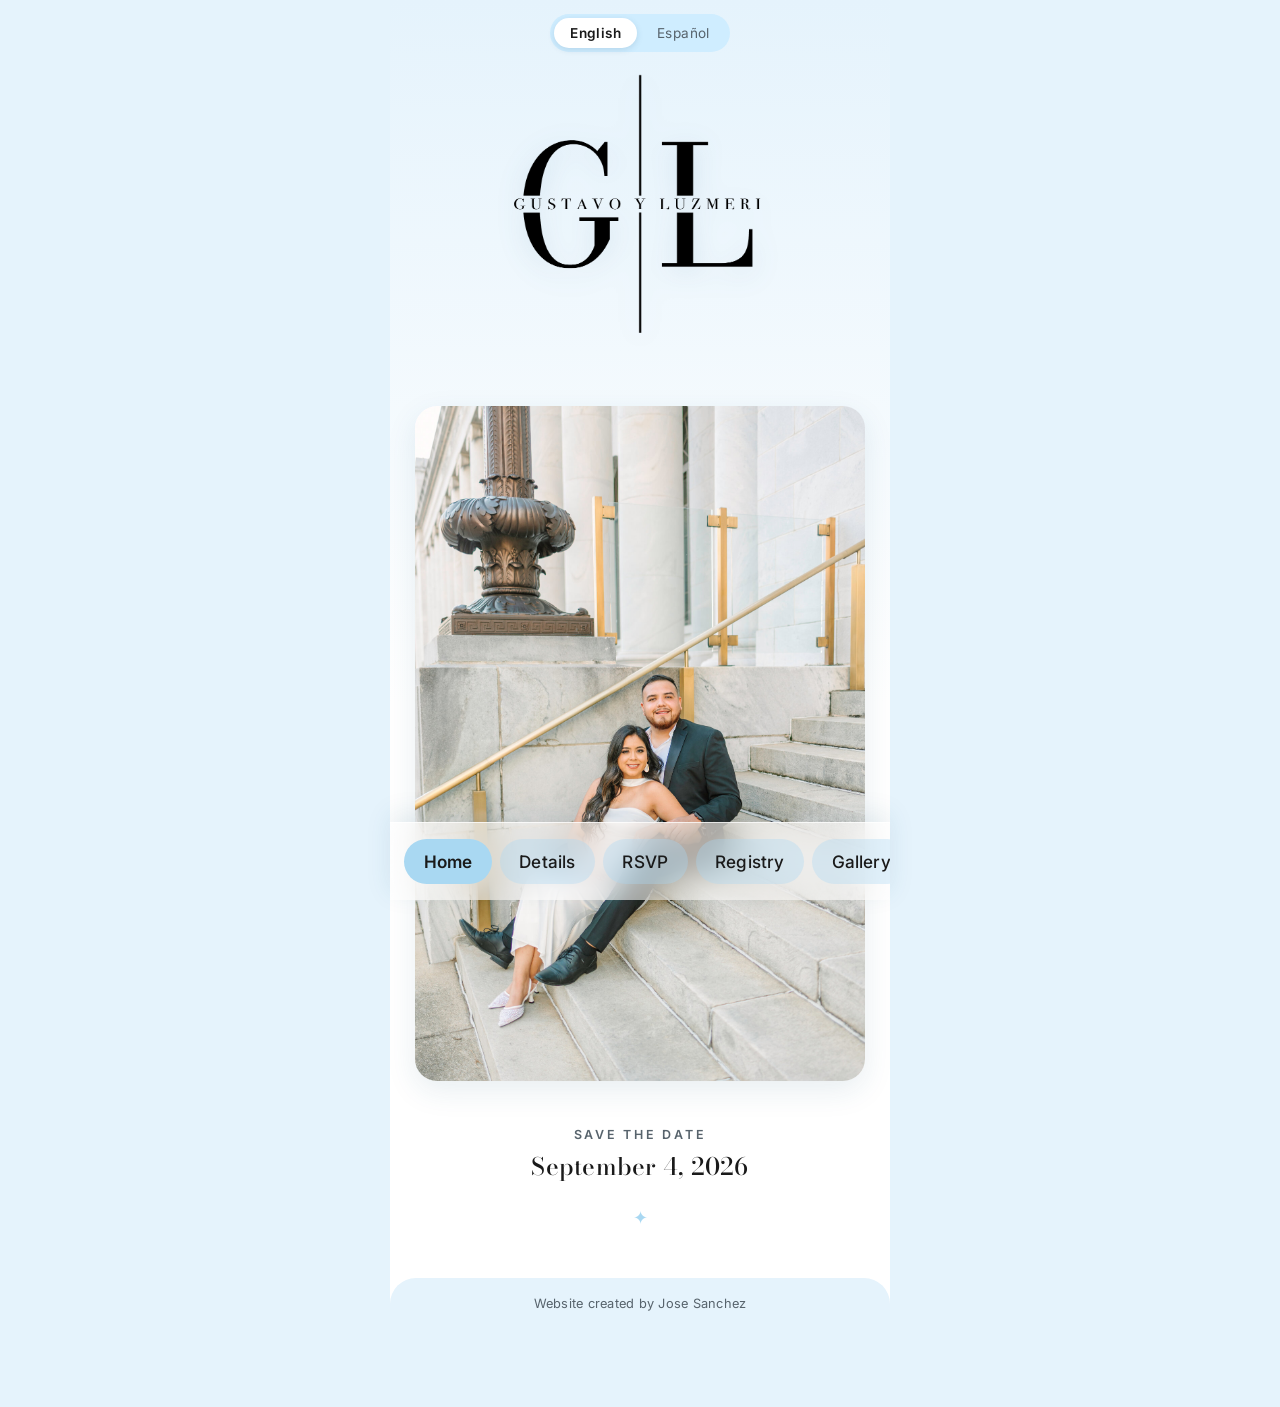
<file: index.html>
<!DOCTYPE html>
<html lang="en">
<head>
    <!--
        Gus & Luz Wedding Home Page (Mobile Only)

        Author: Jose Sanchez
        Date: 2/10/2026

        Filename: index.html
    -->

    <title>Gus & Luzmeri Wedding</title>
    <meta name="robots" content="noindex, nofollow">
    <meta charset="utf-8" >
    <meta name="viewport" content="width=device-width, initial-scale=1.0">

    <meta property="og:title" content="Gus & Luzmeri Wedding">
    <meta property="og:description" content="September 4, 2026">
    <meta property="og:image" content="https://glsayido.com/gallery/full/IMG8.jpg">
    <meta property="og:url" content="https://glsayido.com">
    <meta property="og:type" content="website">
    <meta name="twitter:card" content="summary_large_image">
    <meta name="twitter:title" content="Gus & Luzmeri Wedding">
    <meta name="twitter:description" content="September 4, 2026">
    <meta name="twitter:image" content="https://glsayido.com/gallery/full/IMG8.jpg">
    <link rel="preconnect" href="https://fonts.googleapis.com">
    <link rel="preconnect" href="https://fonts.gstatic.com" crossorigin>
    <link href="https://fonts.googleapis.com/css2?family=Bodoni+Moda:ital,opsz,wght@0,6..96,400..900;1,6..96,400..900&display=swap" rel="stylesheet">
    <link href="https://fonts.googleapis.com/css2?family=Inter:ital,opsz,wght@0,14..32,100..900;1,14..32,100..900&display=swap" rel="stylesheet">
    <link rel="stylesheet" href="gl_base.css">
    <link rel="stylesheet" href="gl_styles1.css">
    <script src="language-toggle.js" defer></script>
    <script src="fade-in.js"defer></script>
    <script src="nav-nudge.js" defer></script>

</head>

<body>
    <div class="mobile-wrapper">

        <div class="language-toggle">
            <div class="english">
                <button data-lang="en" onclick="setLanguage('en')">English</button>
            </div>
            <div class="spanish">
                <button data-lang="es" onclick="setLanguage('es')">Español</button>
            </div>
        </div>

        <section class="logo">
            <img src="gallery/logo2.png" alt="Logo">
        </section>

        <header>
            <nav class="navigation">
                <ul>
                    <li><a href="index.html" aria-current="page">
                        <span class="en">Home</span>
                        <span class="es">Inicio</span>
                    </a></li>
                    <li><a href="details.html">
                        <span class="en">Details</span>
                        <span class="es">Detalles</span>
                    </a></li>
                    <li><a href="rsvp.html">
                        <span class="en">RSVP</span>
                        <span class="es">RSVP</span>
                    </a></li>
                    <li><a href="registry.html">
                        <span class="en">Registry</span>
                        <span class="es">Registro</span>
                    </a></li>
                    <li><a href="gallery.html">
                        <span class="en">Gallery</span>
                        <span class="es">Galería</span>
                    </a></li>
                    <li><a href="hotel.html">
                        <span class="en">Hotel & Travel</span>
                        <span class="es">Hospedaje</span>
                    </a></li>
                </ul>
            </nav>
        </header>

        <div class="main-img">
            <img src="gallery/full/IMG8.jpg" alt="image" class="intro-img">
        </div>

        <div class="fade-in">
            <div class="date">
                <p class="kicker">
                    <span class="en">Save the Date</span>
                    <span class="es">Reserva la Fecha</span>
                </p>
                <h2>
                    <span class="en">September 4, 2026</span>
                    <span class="es">4 de Septiembre del 2026</span>
                </h2>
                <span class="ornament">&#10022;</span>
            </div>
        </div>

        <footer>
            <span class="en">Website created by <a href="https://gnsitofreelance.com" target="_blank" rel="noopener">Jose Sanchez</a></span>
            <span class="es">Sitio Web creado por <a href="https://gnsitofreelance.com" target="_blank" rel="noopener">Jose Sanchez</a></span>
        </footer>

    </div>

</body>


</html>
</file>
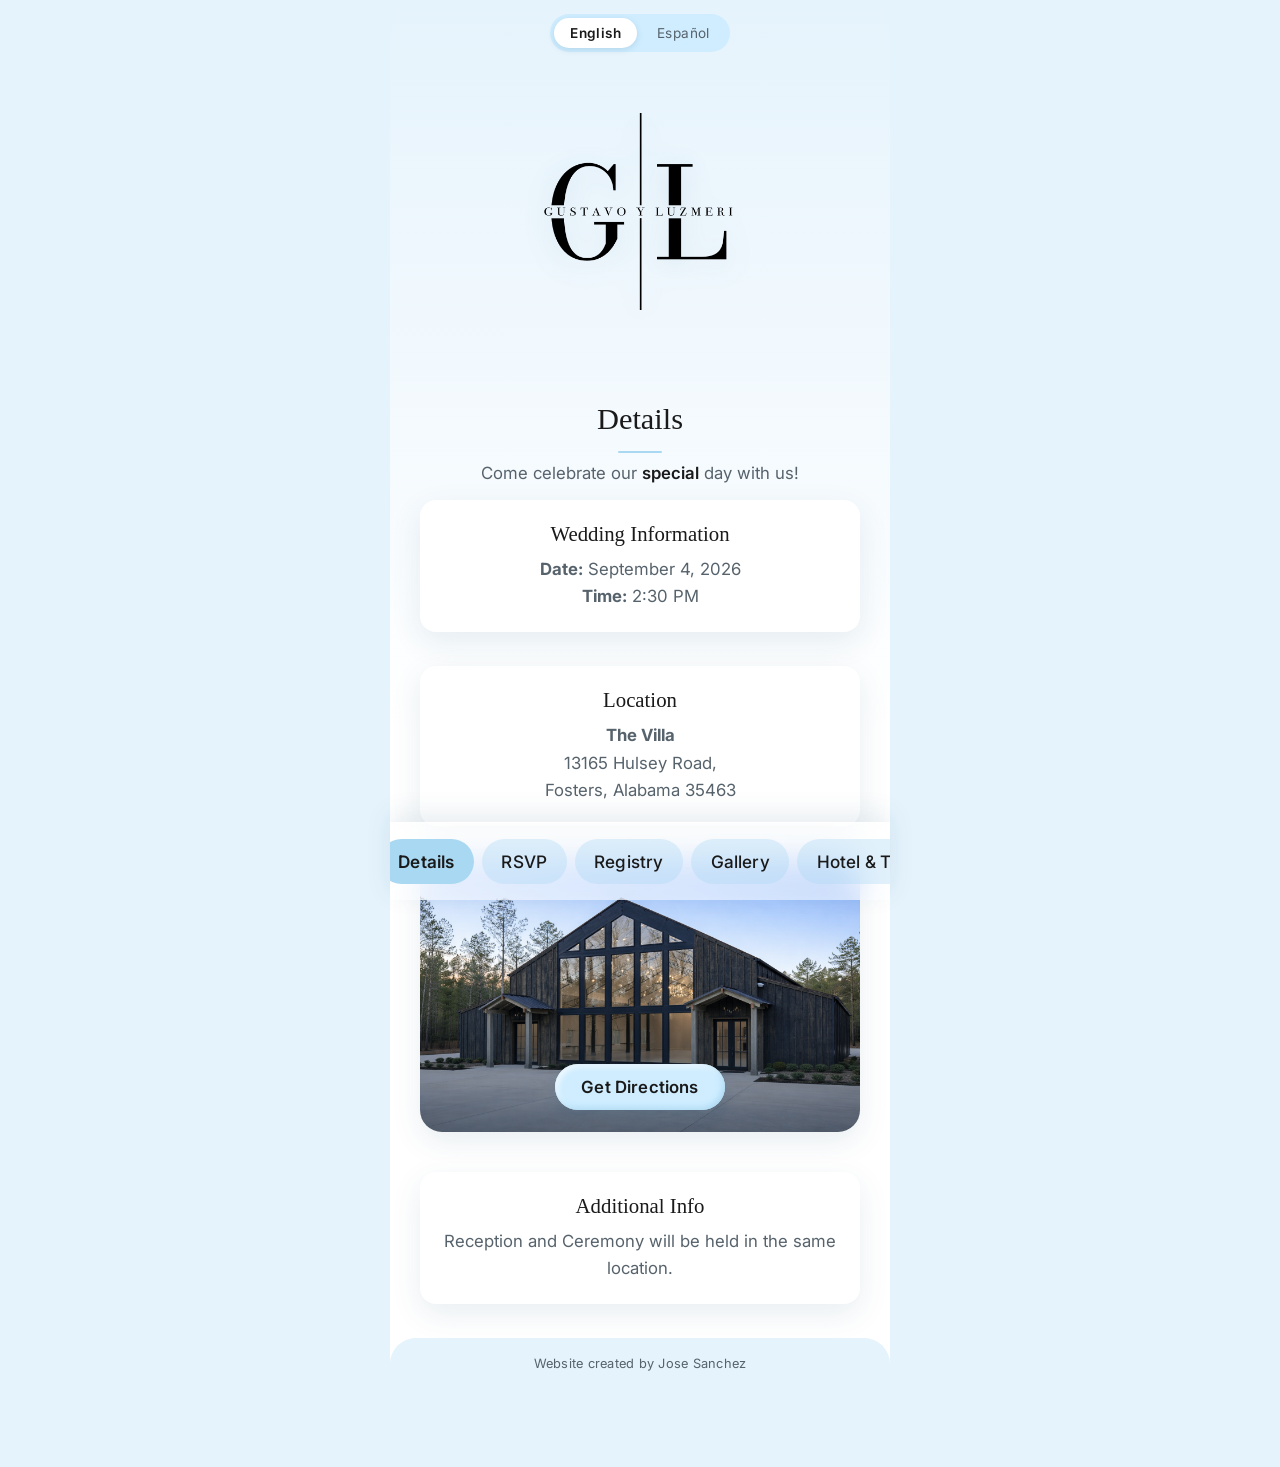
<file: details.html>
<!DOCTYPE html>
<html lang="en">
<head>
    <!--
        Gus & Luz Wedding Details Page (Mobile Only)

        Author: Jose Sanchez
        Date: 2/10/2026

        Filename: details.html
    -->

    <title>Gus & Luzmeri Wedding</title>
    <meta name="robots" content="noindex, nofollow">
    <meta charset="utf-8" >
    <meta name="viewport" content="width=device-width, initial-scale=1.0">
    <link rel="preconnect" href="https://fonts.googleapis.com">
    <link rel="preconnect" href="https://fonts.gstatic.com" crossorigin>
    <link href="https://fonts.googleapis.com/css2?family=Corinthia:wght@400;700&display=swap" rel="stylesheet">
    <link href="https://fonts.googleapis.com/css2?family=Inter:ital,opsz,wght@0,14..32,100..900;1,14..32,100..900&display=swap" rel="stylesheet">
    <link rel="stylesheet" href="gl_base.css">
    <link rel="stylesheet" href="gl_styles3.css">
    <script src="language-toggle.js" defer></script>
    <script src="fade-in.js" defer></script>
    <script src="nav-nudge.js" defer></script>

</head> 

<body>
    <div class="mobile-wrapper">

        <div class="language-toggle">
            <div class="english">
                <button data-lang="en" onclick="setLanguage('en')">English</button>
            </div>
            <div class="spanish">
                <button data-lang="es" onclick="setLanguage('es')">Español</button>
            </div>
        </div>

        <section class="logo">
            <img src="gallery/logo.png" alt="Logo">
        </section>

        <header>
            <nav class="navigation">
                <ul>
                    <li><a href="index.html">
                        <span class="en">Home</span>
                        <span class="es">Inicio</span>
                    </a></li>
                    <li><a href="details.html" aria-current="page">
                        <span class="en">Details</span>
                        <span class="es">Detalles</span>
                    </a></li>
                    <li><a href="rsvp.html">
                        <span class="en">RSVP</span>
                        <span class="es">RSVP</span>
                    </a></li>
                    <li><a href="registry.html">
                        <span class="en">Registry</span>
                        <span class="es">Registro</span>
                    </a></li>
                    <li><a href="gallery.html">
                        <span class="en">Gallery</span>
                        <span class="es">Galería</span>
                    </a></li>
                    <li><a href="hotel.html">
                        <span class="en">Hotel & Travel</span>
                        <span class="es">Hospedaje</span>
                    </a></li>
                </ul>
            </nav>
        </header>

        <section class="title">
            <h1>
                <span class="en">Details</span>
                <span class="es">Detalles</span>
            </h1>
            <p>
                <span class="en">
                    Come celebrate our <cite>special</cite> day with us!
                </span>
                <span class="es">
                    Ven a celebrar nuestro día <cite>especial</cite> con nosotros!
                </span>
            </p>
        </section>

        <div class="info">
            <h2>
                <span class="en">Wedding Information</span>
                <span class="es">Información de La Boda</span>
            </h2>
            <p>
                <span class="en">
                    <b>Date:</b> September 4, 2026 <br>
                    <b>Time:</b> 2:30 PM
                </span>
                <span class="es">
                    <b>Fecha:</b> 4 de Septiembre del 2026 <br>
                    <b>Hora:</b> 2:30 PM
                </span>
            </p>
        </div>

        <div class="location">
            <h2>
                <span class="en">Location</span>
                <span class="es">Ubicación</span>
            </h2>
            <p>
                <b>The Villa</b> <br>
                13165 Hulsey Road,<br>Fosters, Alabama 35463
            </p>
        </div>

        <div class="fade-in">
            <div class="venue">
                <a href="https://maps.app.goo.gl/WUe98W4kg2qbgiKY7" target="_blank" class="button">
                    <span class="en">Get Directions</span>
                    <span class="es">Como Llegar</span>
                </a>
            </div>
        </div>

        <div class="fade-in">
            <div class="add-info">
                <h2>
                    <span class="en">Additional Info</span>
                    <span class="es">Información Adicional</span>
                </h2>
                <p>
                    <span class="en">Reception and Ceremony will be held in the same location.</span>
                    <span class="es">La recepción y la ceremonia se celebrarán en el mismo lugar.</span>
                </p>
            </div>
        </div>

        <footer>
            <span class="en">Website created by <a href="https://gnsitofreelance.com" target="_blank" rel="noopener">Jose Sanchez</a></span>
            <span class="es">Sitio Web creado por <a href="https://gnsitofreelance.com" target="_blank" rel="noopener">Jose Sanchez</a></span>
        </footer> 

    </div>
</body>
</html>
</file>
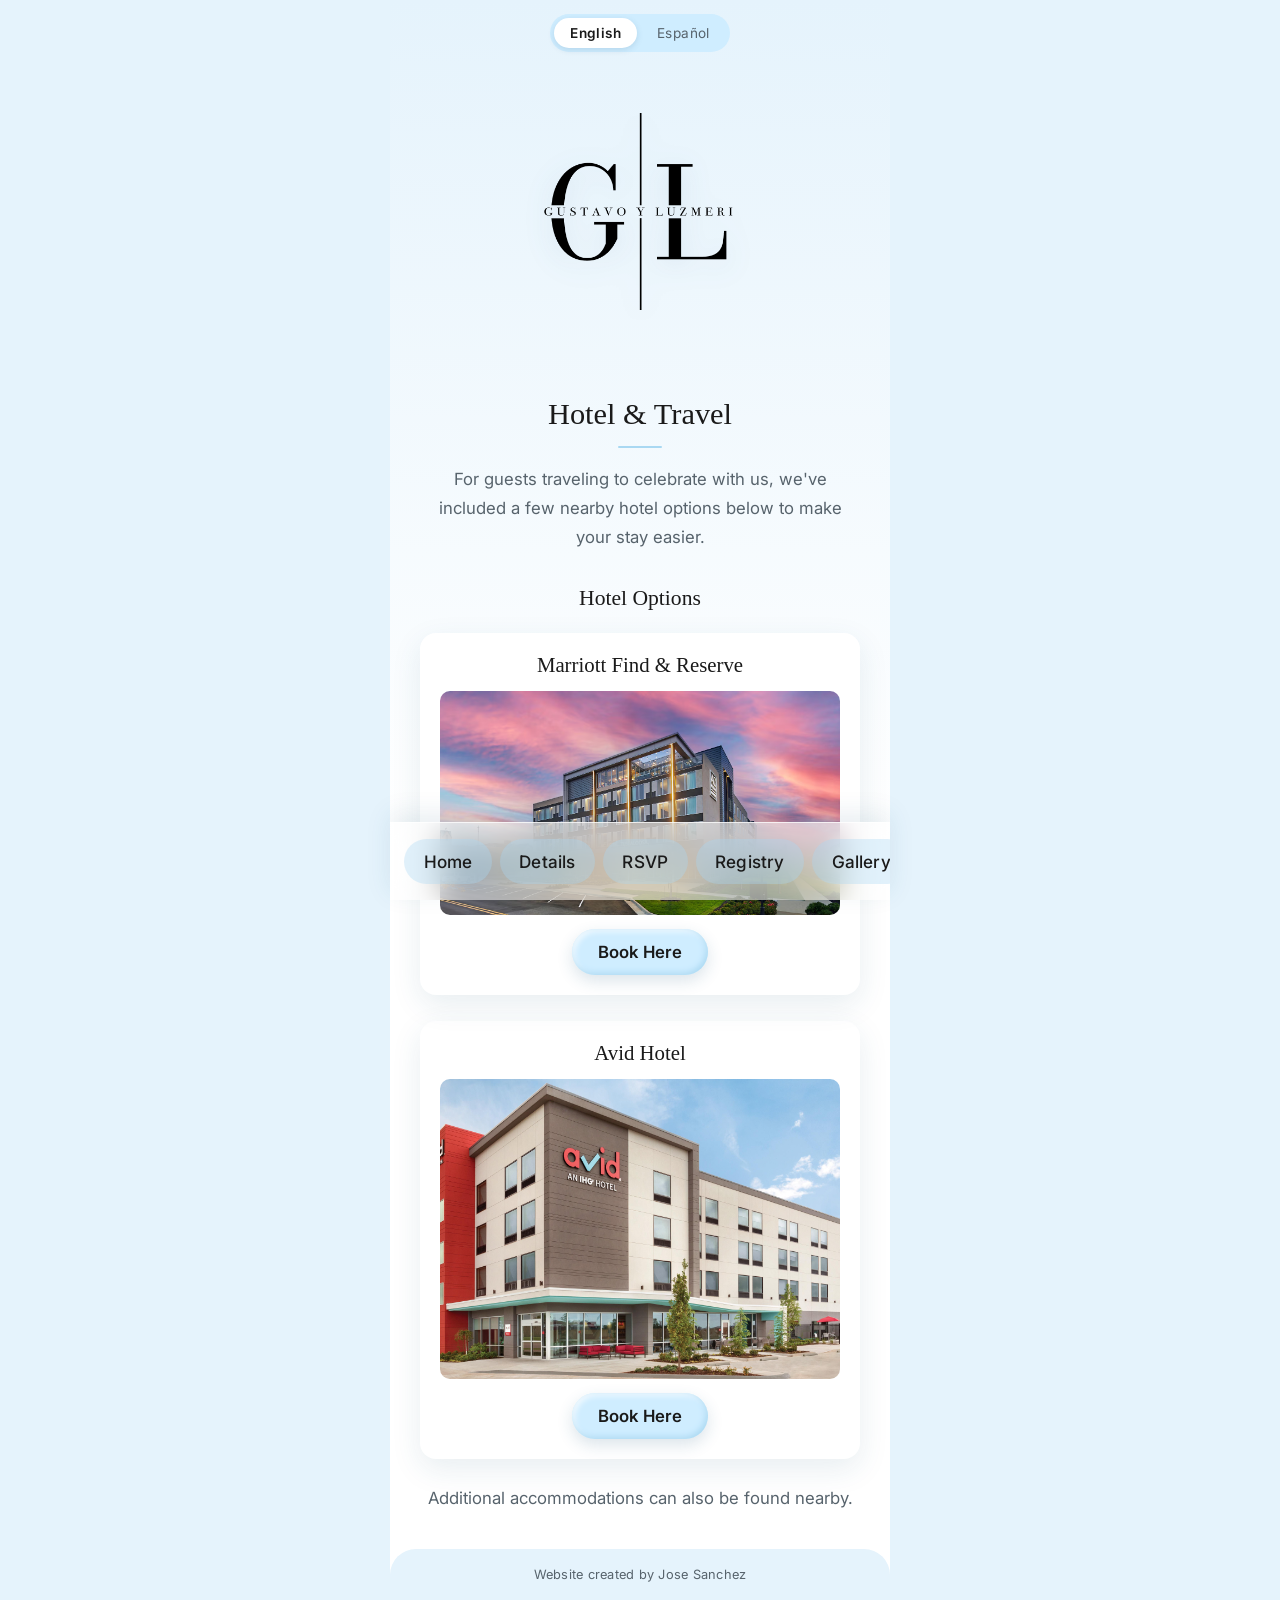
<file: hotel.html>
<!DOCTYPE html>
<html lang="en">
<head>
    <!--
        Gus & Luz Wedding Hotel & Travel Page (Mobile Only)

        Author: Jose Sanchez
        Date: 2/12/2026

        Filename: hotel.html
    -->

    <title>Gus & Luzmeri Wedding</title>
    <meta name="robots" content="noindex, nofollow">
    <meta charset="utf-8" >
    <meta name="viewport" content="width=device-width, initial-scale=1.0">
    <link rel="preconnect" href="https://fonts.googleapis.com">
    <link rel="preconnect" href="https://fonts.gstatic.com" crossorigin>
    <link href="https://fonts.googleapis.com/css2?family=Corinthia:wght@400;700&display=swap" rel="stylesheet">
    <link href="https://fonts.googleapis.com/css2?family=Inter:ital,opsz,wght@0,14..32,100..900;1,14..32,100..900&display=swap" rel="stylesheet">
    <link rel="stylesheet" href="gl_base.css">
    <link rel="stylesheet" href="gl_styles5.css">
    <script src="language-toggle.js" defer></script>
    <script src="fade-in.js" defer></script>
    <script src="nav-nudge.js" defer></script>

</head>

<body>
    <div class="mobile-wrapper">

        <div class="language-toggle">
            <div class="english">
                <button data-lang="en" onclick="setLanguage('en')">English</button>
            </div>
            <div class="spanish">
                <button data-lang="es" onclick="setLanguage('es')">Español</button>
            </div>
        </div>

        <div class="logo">
            <img src="gallery/logo.png" alt="Logo">
        </div>

        <header>
            <nav class="navigation">
                <ul>
                    <li><a href="index.html">
                        <span class="en">Home</span>
                        <span class="es">Inicio</span>
                    </a></li>
                    <li><a href="details.html">
                        <span class="en">Details</span>
                        <span class="es">Detalles</span>
                    </a></li>
                    <li><a href="rsvp.html">
                        <span class="en">RSVP</span>
                        <span class="es">RSVP</span>
                    </a></li>
                    <li><a href="registry.html">
                        <span class="en">Registry</span>
                        <span class="es">Registro</span>
                    </a></li>
                    <li><a href="gallery.html">
                        <span class="en">Gallery</span>
                        <span class="es">Galería</span>
                    </a></li>
                    <li><a href="hotel.html" aria-current="page">
                        <span class="en">Hotel & Travel</span>
                        <span class="es">Hospedaje</span>
                    </a></li>
                </ul>
            </nav>
        </header>

    <div class="title">
        <h1>
            <span class="en">Hotel & Travel</span>
            <span class="es">Hospedaje</span>
        </h1>
    </div>

    <section class="main">

        <div class="intro">
            <p>
                <span class="en">
                    For guests traveling to celebrate with us, 
                    we've included a few nearby hotel options below
                    to make your stay easier.
                </span>
                <span class="es">
                    Para los invitados que viajan para celebrar con nosotros,
                    hemos incluido algunas opciones de hoteles cercanos
                     a continuación para facilitar su estancia.
                </span>
            </p>
        </div>

            <h2 class="sub-title">
                <span class="en">Hotel Options</span>
                <span class="es">Opciones de Hotel</span>
            </h2>


                <div class="marriott">
                    <h3>
                        Marriott Find & Reserve
                    </h3>

                    <img src="gallery/hotel1.avif" alt="" class="hotel1" loading="lazy">

                    <a href="https://www.marriott.com/reservation/rateListMenu.mi" target="_blank" class="button">
                        <span class="en">Book Here</span>
                        <span class="es">Reserva Aquí</span>
                    </a>
                </div>



                <div class="avid">
                    <h3 class="fade-in">
                        Avid Hotel
                    </h3>

                    <img src="gallery/hotel2.jpg" alt="" class="hotel2 fade-in" loading="lazy">

                    <a href="https://www.ihg.com/avidhotels/hotels/us/en/tuscaloosa/tclua/hoteldetail" target="_blank" class="button fade-in">
                        <span class="en">Book Here</span>
                        <span class="es">Reserva Aquí</span>
                    </a>
                </div>




            <div class="add-info">
                <p>
                    <span class="en">Additional accommodations can also be found nearby.</span>
                    <span class="es">También se pueden encontrar alojamientos adicionales cerca.</span>
                </p>
            </div>


    </section>

    <footer>
        <span class="en">Website created by <a href="https://gnsitofreelance.com" target="_blank" rel="noopener">Jose Sanchez</a></span>
        <span class="es">Sitio Web creado por <a href="https://gnsitofreelance.com" target="_blank" rel="noopener">Jose Sanchez</a></span>
    </footer> 

    </div>

</body>
</html>
</file>
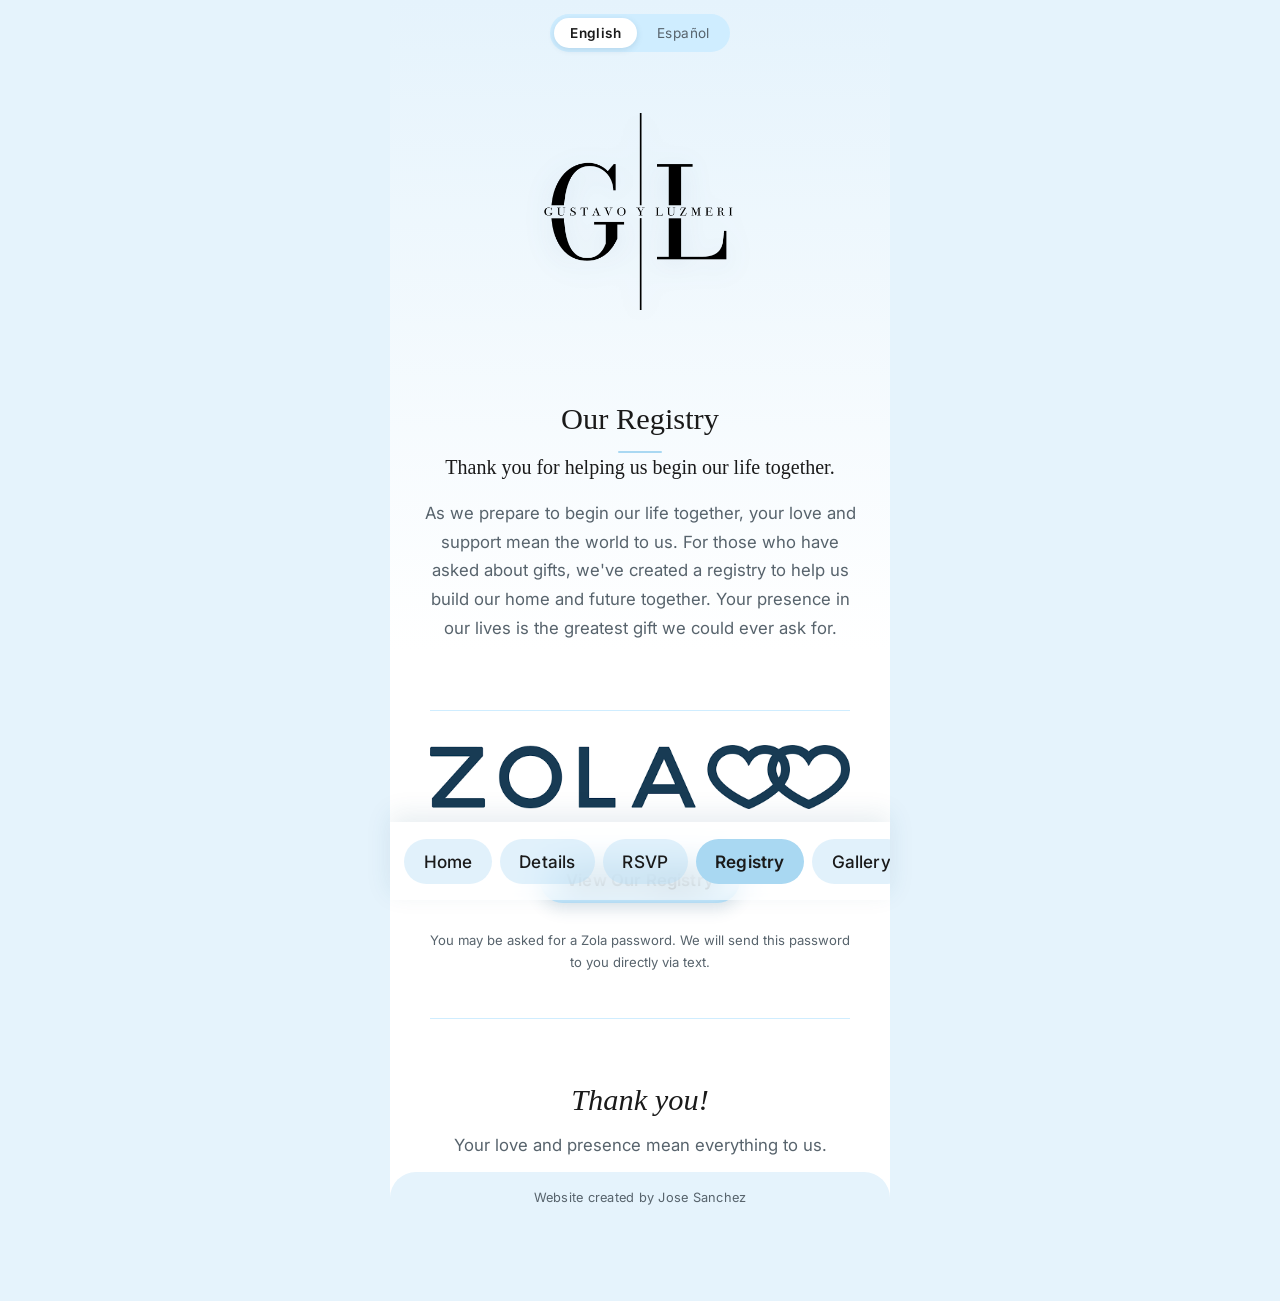
<file: registry.html>
<!DOCTYPE html>
<html lang="en">
<head>
    <!--
        Gus & Luz Wedding Registry Page (Mobile Only)

        Author: Jose Sanchez
        Date: 2/12/2026

        Filename: registry.html
    -->

    <title>Gus & Luzmeri Wedding</title>
    <meta name="robots" content="noindex, nofollow">
    <meta charset="utf-8" >
    <meta name="viewport" content="width=device-width, initial-scale=1.0">
    <link rel="preconnect" href="https://fonts.googleapis.com">
    <link rel="preconnect" href="https://fonts.gstatic.com" crossorigin>
    <link href="https://fonts.googleapis.com/css2?family=Corinthia:wght@400;700&display=swap" rel="stylesheet">
    <link href="https://fonts.googleapis.com/css2?family=Inter:ital,opsz,wght@0,14..32,100..900;1,14..32,100..900&display=swap" rel="stylesheet">
    <link rel="stylesheet" href="gl_base.css">
    <link rel="stylesheet" href="gl_styles4.css">
    <script src="language-toggle.js" defer></script>
    <script src="fade-in.js" defer></script>
    <script src="nav-nudge.js" defer></script>

</head>

<body>
    <div class="mobile-wrapper">

        <div class="language-toggle">
            <div class="english">
                <button data-lang="en" onclick="setLanguage('en')">English</button>
            </div>
            <div class="spanish">
                <button data-lang="es" onclick="setLanguage('es')">Español</button>
            </div>
        </div>

        <section class="logo">
            <img src="gallery/logo.png" alt="Logo">
        </section>

        <header>
            <nav class="navigation">
                <ul>
                    <li><a href="index.html">
                        <span class="en">Home</span>
                        <span class="es">Inicio</span>
                    </a></li>
                    <li><a href="details.html">
                        <span class="en">Details</span>
                        <span class="es">Detalles</span>
                    </a></li>
                    <li><a href="rsvp.html">
                        <span class="en">RSVP</span>
                        <span class="es">RSVP</span>
                    </a></li>
                    <li><a href="registry.html" aria-current="page">
                        <span class="en">Registry</span>
                        <span class="es">Registro</span>
                    </a></li>
                    <li><a href="gallery.html">
                        <span class="en">Gallery</span>
                        <span class="es">Galería</span>
                    </a></li>
                    <li><a href="hotel.html">
                        <span class="en">Hotel & Travel</span>
                        <span class="es">Hospedaje</span>
                    </a></li>
                </ul>
            </nav>
        </header>

        <section class="title">
            <h1>
                <span class="en">Our Registry</span>
                <span class="es">Nuestro Registro</span>
            </h1>
            
        </section>

        <section class="intro">
            <h2>
                <span class="en">Thank you for helping us begin our life together.</span>
                <span class="es">Gracias por ayudarnos a empezar nuestra vida juntos.</span>
            </h2>
            <p>
                <span class="en">
                    As we prepare to begin our life together, your love and support mean
                    the world to us. For those who have asked about gifts, we've created
                    a registry to help us build our home and future together. Your
                    presence in our lives is the greatest gift we could ever ask for.
                </span>
                <span class="es">
                    Mientras nos preparamos para comenzar nuestra vida juntos, su amor y apoyo significan
                    el mundo para nosotros. Para aquellos que han preguntado sobre regalos, hemos 
                    creado un registro para ayudarnos a construir juntos nuestro hogar y futuro.
                    Su presencia en nuestras vidas es el regalo más grande que podríamos pedir.
                </span>
            </p>
        </section>

        <div class="fade-in">
            <div class="zola-logo">
                <img src="gallery/zola.png" alt="logo" class="zola-img">
            </div>
        </div>

        <div class="fade-in">
            <div class="button">
                <a href="https://www.zola.com/wedding/gustavoandluzmeri" target="_blank" class="btn">
                    <span class="en">View Our Registry</span>
                    <span class="es">Consulta El Registro</span>
                </a>
                <p>
                    <span class="en">
                        You may be asked for a Zola password. 
                        We will send this password to you directly via text.
                    </span>
                    <span class="es">
                        Puede que te pidan una contraseña de Zola. 
                        Te enviaremos esta contraseña directamente por mensaje de texto.
                    </span>
                </p>
            </div>
        </div>

        <div class="fade-in">
            <div class="thanks">
                <h3><cite>
                    <span class="en">Thank you!</span>
                    <span class="es">¡Muchas Gracias!</span>
                </cite></h3>
                <p>
                    <span class="en">Your love and presence mean everything to us.</span>
                    <span class="es">Tu amor y presencia lo son todo para nosotros.</span>
                </p>
            </div>
        </div>

        <footer>
            <span class="en">Website created by <a href="https://gnsitofreelance.com" target="_blank" rel="noopener">Jose Sanchez</a></span>
            <span class="es">Sitio Web creado por <a href="https://gnsitofreelance.com" target="_blank" rel="noopener">Jose Sanchez</a></span>
        </footer> 

    </div>

</body>
</html>
</file>
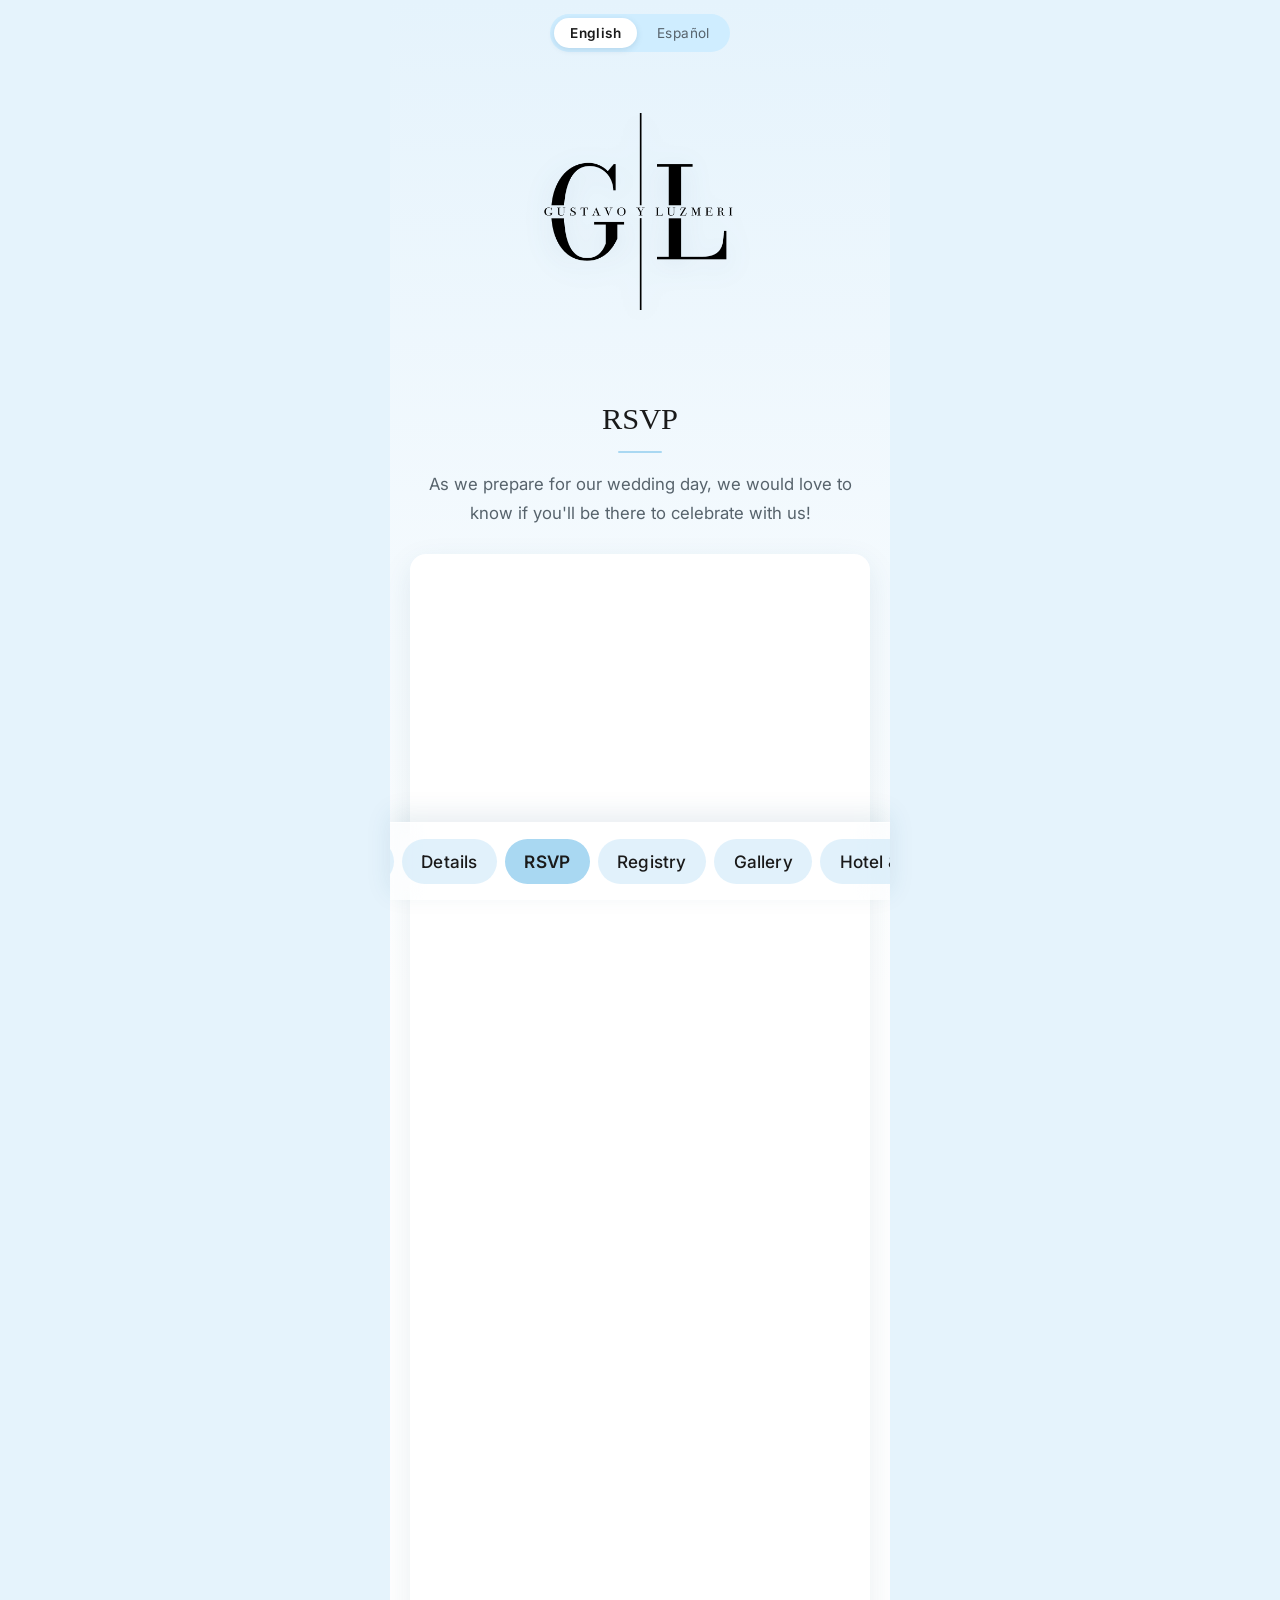
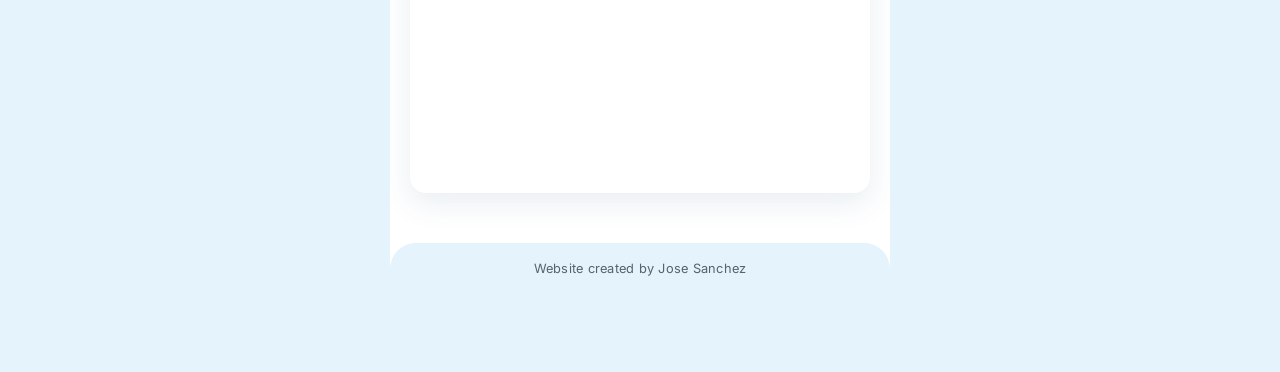
<file: rsvp.html>
<!DOCTYPE html>
<html lang="en">
<head>
    <!--
        Gus & Luz Wedding RSVP Page (Mobile Only)

        Author: Jose Sanchez
        Date: 2/10/2026

        Filename: rsvp.html
    -->

    <title>Gus & Luzmeri Wedding</title>
    <meta name="robots" content="noindex, nofollow">
    <meta charset="utf-8" >
    <meta name="viewport" content="width=device-width, initial-scale=1.0">
    <link rel="preconnect" href="https://fonts.googleapis.com">
    <link rel="preconnect" href="https://fonts.gstatic.com" crossorigin>
    <link href="https://fonts.googleapis.com/css2?family=Corinthia:wght@400;700&display=swap" rel="stylesheet">
    <link href="https://fonts.googleapis.com/css2?family=Inter:ital,opsz,wght@0,14..32,100..900;1,14..32,100..900&display=swap" rel="stylesheet">
    <link rel="stylesheet" href="gl_base.css">
    <link rel="stylesheet" href="gl_styles2.css">
    <script src="language-toggle.js" defer></script>
    <script src="fade-in.js" defer></script>
    <script src="nav-nudge.js" defer></script>
</head>

<body>
    <div class="mobile-wrapper">

        <div class="language-toggle">
            <div class="english">
                <button data-lang="en" onclick="setLanguage('en')">English</button>
            </div>
            <div class="spanish">
                <button data-lang="es" onclick="setLanguage('es')">Español</button>
            </div>
        </div>

        <section class="logo">
            <img src="gallery/logo.png" alt="Logo">
        </section>

        <header>
            <nav class="navigation">
                <ul>
                    <li><a href="index.html">
                        <span class="en">Home</span>
                        <span class="es">Inicio</span>
                    </a></li>
                    <li><a href="details.html">
                        <span class="en">Details</span>
                        <span class="es">Detalles</span>
                    </a></li>
                    <li><a href="rsvp.html" aria-current="page">
                        <span class="en">RSVP</span>
                        <span class="es">RSVP</span>
                    </a></li>
                    <li><a href="registry.html">
                        <span class="en">Registry</span>
                        <span class="es">Registro</span>
                    </a></li>
                    <li><a href="gallery.html">
                        <span class="en">Gallery</span>
                        <span class="es">Galería</span>
                    </a></li>
                    <li><a href="hotel.html">
                        <span class="en">Hotel & Travel</span>
                        <span class="es">Hospedaje</span>
                    </a></li>
                </ul>
            </nav>
        </header>

        <section class="title">
            <h1>RSVP</h1>
        </section>

        <section class="intro">
            <p>
                <span class="en">
                    As we prepare for our wedding day, we would love to know if
                    you'll be there to celebrate with us!
                </span>
                <span class="es">
                    Mientras nos preparamos para el día de nuestra boda, nos 
                    encantaría saber si estarás allí para celebrar con nosotros!
                </span>
            </p>
        </section>

        <section class="rsvp-container">
            <iframe src="https://docs.google.com/forms/d/e/1FAIpQLSe7I4Icu1wL8XASLb1spqpTupOOzV5bXqW4-wK2kMwzoN7tyQ/viewform?embedded=true" 
            frameborder="0" 
            marginheight="0" 
            marginwidth="0">
            </iframe>
        </section>

        <footer>
            <span class="en">Website created by <a href="https://gnsitofreelance.com" target="_blank" rel="noopener">Jose Sanchez</a></span>
            <span class="es">Sitio Web creado por <a href="https://gnsitofreelance.com" target="_blank" rel="noopener">Jose Sanchez</a></span>
        </footer>

    </div>
</body>
</html>
</file>
<file: gl_base.css>
@charset "utf-8";

/*
    Gus & Luz Wedding — Shared Base Stylesheet
    Author: Jose Sanchez

    Filename: gl_base.css

    Shared design tokens + components (logo, nav, language toggle,
    footer, buttons, section titles) used by every page. Page-specific
    stylesheets (gl_styles1-6.css) hold only the rules unique to that page.
*/

:root {
    /* Colors (unchanged from the original palette) */
    --color-page-bg: #e5f3fc;
    --color-surface: #ffffff;
    --color-surface-tint: #f4faff;
    --color-accent: #e5f3fc;
    --color-accent-active: #cfedff;
    --color-accent-deep: #a9d8f2;
    --color-ink: #1a1a1a;
    --color-ink-soft: #57636c;
    --shadow-soft: 0 10px 30px rgba(31, 84, 122, 0.10);
    --shadow-btn: 0 6px 16px rgba(31, 84, 122, 0.16);
    --shadow-inset: inset -2px -2px 6px var(--color-accent-deep),
        inset 2px 2px 6px #ffffff;
    --card-border: none;

    /* Type */
    --font-serif: "Bodoni Moda", serif;
    --font-sans: "Inter", sans-serif;
    --font-script: "Corinthia", cursive;

    /* Shape */
    --radius-sm: 10px;
    --radius-md: 16px;
    --radius-lg: 22px;
}

* {
    box-sizing: border-box;
}

html {
    background-color: var(--color-page-bg);
    -webkit-text-size-adjust: 100%;
    text-size-adjust: 100%;
}

body {
    margin: 0;
    padding: 0;
    width: 100%;
    font-family: var(--font-sans);
    color: var(--color-ink);
}

.mobile-wrapper {
    display: flex;
    flex-direction: column;
    max-width: 500px;
    min-width: 320px;
    width: 100%;
    margin: 0 auto;
    background: linear-gradient(to bottom, var(--color-page-bg) 0%, var(--color-surface) 50%);
    min-height: 100vh;
    overflow-x: hidden;
    font-family: var(--font-sans);
}

h1, h2, h3 {
    font-family: var(--font-serif);
    font-weight: 500;
    color: var(--color-ink);
}

p {
    color: var(--color-ink-soft);
}

/* Fade-in Animation on Scroll */
.fade-in {
    opacity: 0;
    transform: translateY(40px);
    transition: opacity 1s ease, transform 1s ease;
}

.fade-in.show {
    opacity: 1;
    transform: translateY(0);
}

/* Slide-in Animation */
.english,
.spanish,
.logo,
.navigation {
    opacity: 0;
    animation: slideIn 1.1s ease forwards;
}

.english { transform: translateX(-40px); }
.spanish { transform: translateX(40px); }
.logo { transform: translateY(-30px); }
.navigation { transform: translateY(40px); }

@keyframes slideIn {
    to {
        opacity: 1;
        transform: translate(0, 0);
    }
}

/* Language Toggle — segmented pill switch */
.es {
    display: none;
}

.language-toggle {
    display: flex;
    flex-direction: row;
    align-items: center;
    justify-content: center;
    gap: 4px;
    margin: 14px auto 0;
    padding: 4px;
    width: fit-content;
    background-color: var(--color-accent-active);
    border-radius: 999px;
}

.language-toggle button {
    background: none;
    border: none;
    cursor: pointer;
    font-family: var(--font-sans);
    font-size: 0.85rem;
    letter-spacing: 0.03em;
    color: var(--color-ink-soft);
    padding: 7px 16px;
    border-radius: 999px;
    transition: background-color 0.25s ease, color 0.25s ease, box-shadow 0.25s ease;
}

.language-toggle .active {
    background-color: var(--color-surface);
    color: var(--color-ink);
    font-weight: 600;
    box-shadow: 0 2px 6px rgba(31, 84, 122, 0.15);
}

/* Logo */
.logo {
    max-width: 100%;
    margin: 0 0 28px;
    padding: 0;
}

.logo img {
    display: block;
    max-width: 55%;
    margin: 22px auto 0;
    filter: drop-shadow(0 6px 14px rgba(31, 84, 122, 0.12));
}

/* Navigation — fixed, translucent bottom bar. Swipe the row to see more. */
header {
    position: fixed;
    left: 50%;
    bottom: 0;
    transform: translateX(-50%);
    width: 100%;
    max-width: 500px;
    z-index: 100;
    background-color: rgba(255, 255, 255, 0.55);
    backdrop-filter: blur(16px);
    -webkit-backdrop-filter: blur(16px);
    border-top: 1px solid rgba(255, 255, 255, 0.7);
    box-shadow: 0 -8px 24px rgba(31, 84, 122, 0.10);
    padding: 16px 0 calc(16px + env(safe-area-inset-bottom, 0px));
}

.navigation {
    max-width: 100%;
    margin: 0;
}

.navigation ul {
    display: flex;
    flex-wrap: nowrap;
    list-style: none;
    margin: 0;
    padding: 0 14px;
    gap: 8px;
    overflow-x: auto;
    scroll-snap-type: x proximity;
    -webkit-overflow-scrolling: touch;
    scrollbar-width: none;
}

.navigation ul::-webkit-scrollbar {
    display: none;
}

.navigation li {
    flex: 0 0 auto;
    scroll-snap-align: center;
}

.navigation a {
    text-decoration: none;
    display: block;
    padding: 12px 19.5px;
    color: var(--color-ink);
    font-family: var(--font-sans);
    font-weight: 500;
    font-size: 1.075rem;
    letter-spacing: 0.01em;
    white-space: nowrap;
    background-color: rgba(169, 216, 242, 0.35);
    border: none;
    border-radius: 999px;
    transition: background-color 0.2s ease, color 0.2s ease, transform 0.2s ease;
}

.navigation a:active {
    background-color: rgba(255, 255, 255, 0.9);
    transform: scale(0.97);
}

.navigation a[aria-current="page"] {
    background-color: var(--color-accent-deep);
    border-color: var(--color-accent-deep);
    color: var(--color-ink);
    font-weight: 600;
}

@media (max-width: 400px) {
    .navigation a {
        font-size: 0.985rem;
        padding: 11px 16px;
    }
}

/* Section title divider — used under h1 inside a .title wrapper */
.title h1 {
    margin-bottom: 0;
    text-decoration: none;
}

.title h1::after {
    content: "";
    display: block;
    width: 44px;
    height: 2px;
    margin: 14px auto 0;
    background-color: var(--color-accent-deep);
    border-radius: 2px;
}

/* Buttons — shared by a.button (details/hotel) and a.btn (registry).
   Scoped to anchors only: registry.html also has a plain wrapping
   <div class="button"> that must not pick up pill/card styling. */
a.button,
a.btn {
    display: inline-block;
    text-decoration: none;
    text-align: center;
    color: var(--color-ink);
    font-family: var(--font-sans);
    font-weight: 600;
    font-size: 1.05rem;
    letter-spacing: 0.01em;
    background-color: var(--color-accent-active);
    box-shadow: var(--shadow-inset), var(--shadow-btn);
    border-radius: 999px;
    padding: 13px 26px;
    transition: background-color 0.2s ease, transform 0.2s ease, box-shadow 0.2s ease;
}

a.button:active,
a.btn:active {
    background-color: var(--color-accent-deep);
    transform: translateY(1px) scale(0.98);
    box-shadow: var(--shadow-inset);
}

@media (prefers-reduced-motion: reduce) {
    *, *::before, *::after {
        animation-duration: 0.01ms !important;
        animation-iteration-count: 1 !important;
        transition-duration: 0.01ms !important;
        transform: none !important;
    }
}

/* Footer — its own bottom padding clears the fixed nav bar so the
   footer's background runs flush down to it instead of floating above it. */
footer {
    text-align: center;
    background-color: var(--color-accent);
    padding: 18px 0 calc(18px + 78px);
    margin-top: auto;
    font-family: var(--font-sans);
    font-size: 0.8rem;
    letter-spacing: 0.02em;
    color: var(--color-ink-soft);
    border-radius: 26px 26px 0 0;
}

footer a {
    color: inherit;
    text-decoration: none;
}
</file>
<file: gl_styles1.css>
@charset "utf-8";

/*
    Gus & Luz Home Stylesheet
    Author: Jose Sanchez
    Date: 2/11/2026

    Filename: gl_styles1.css
    Shared rules (reset, nav, logo, footer, language toggle, animations)
    live in gl_base.css — this file only holds home-page-specific styling.
*/

/* Font Styles */
.bodoni-moda {
    font-family: var(--font-serif);
    font-optical-sizing: auto;
    font-weight: 300;
    font-style: normal;
}

.inter-regular {
    font-family: var(--font-sans);
    font-optical-sizing: auto;
    font-weight: 400;
    font-style: normal;
}

/* Logo — larger and closer to the hero image on the home page only */
.logo {
    margin-bottom: 8px;
}

.logo img {
    max-width: 72%;
}

/* Picture Styles */
.main-img {
    opacity: 0;
    transform: translateY(40px);
    animation: slideIn 1.1s ease forwards;
    display: block;
    margin-top: 14px;
    margin-bottom: 46px;
}

.intro-img {
    width: 90%;
    display: block;
    margin: 0 auto;
    border-radius: var(--radius-lg);
    box-shadow: var(--shadow-soft);
}

/* Date / Save the Date Styles */
.date {
    text-align: center;
    width: 80%;
    margin: 0 auto;
    justify-self: center;
}

.kicker {
    margin: 0 0 6px;
    font-family: var(--font-sans);
    font-size: 0.78rem;
    font-weight: 600;
    letter-spacing: 0.22em;
    text-transform: uppercase;
    color: var(--color-ink-soft);
}

.date h2 {
    margin: 0;
    font-weight: 500;
    font-size: 1.5rem;
    letter-spacing: 0.01em;
}

.ornament {
    display: block;
    margin-top: 22px;
    margin-bottom: 50px;
    color: var(--color-accent-deep);
    font-size: 1.1rem;
}
</file>
<file: gl_styles3.css>
@charset "utf-8";

/*
    Gus & Luz Details Stylesheet
    Author: Jose Sanchez
    Date: 2/11/2026

    Filename: gl_styles3.css
    Shared rules (reset, nav, logo, footer, language toggle, animations)
    live in gl_base.css — this file only holds details-page-specific styling.
*/

/* Font Styles */
.corinthia-regular {
    font-family: var(--font-script);
    font-weight: 400;
    font-style: normal;
}

.corinthia-bold {
    font-family: var(--font-script);
    font-weight: 700;
    font-style: normal;
}

/* Slide-in groupings specific to this page */
.info {
    opacity: 0;
    transform: translateX(40px);
    animation: slideIn 1.1s ease forwards;
}

.title, .location {
    opacity: 0;
    transform: translateX(-40px);
    animation: slideIn 1.1s ease forwards;
}

/* Title Styles */
.title {
    text-align: center;
    padding: 0 10px;
}

.title h1 {
    font-size: 1.9rem;
}

.title p {
    font-size: 1.05rem;
    padding: 0 26px;
    margin-top: 10px;
}

.title cite {
    font-style: normal;
    color: var(--color-ink);
    font-weight: 600;
}

/* Information Card Styles */
.info, .location, .add-info {
    margin: 0 auto 34px;
    width: 88%;
    text-align: center;
    padding: 22px 20px;
    background-color: var(--color-surface);
    border: var(--card-border);
    border-radius: var(--radius-md);
    box-shadow: var(--shadow-soft);
}

.info h2, .location h2, .add-info h2 {
    margin: 0 0 10px;
    font-size: 1.3rem;
}

.info p, .location p, .add-info p {
    margin: 0;
    font-size: 1.05rem;
    line-height: 1.7rem;
}

/* Venue Styles */
.venue {
    display: flex;
    align-items: end;
    justify-content: center;
    margin: 0 auto 40px;
    background-image:
        linear-gradient(to top, rgba(20, 30, 40, 0.55), rgba(20, 30, 40, 0) 55%),
        url(gallery/villa.png);
    background-position: center;
    background-size: cover;
    width: 88%;
    height: 17rem;
    border-radius: var(--radius-lg);
    box-shadow: var(--shadow-soft);
}

.venue .button {
    margin-bottom: 22px;
}
</file>
<file: gl_styles5.css>
@charset "utf-8";

/*
    Gus & Luz Hotel & Travel Stylesheet
    Author: Jose Sanchez
    Date: 2/11/2026

    Filename: gl_styles5.css
    Shared rules (reset, nav, logo, footer, language toggle, animations)
    live in gl_base.css — this file only holds hotel-page-specific styling.
*/

/* Font Styles */
.corinthia-regular {
    font-family: var(--font-script);
    font-weight: 400;
    font-style: normal;
}

.corinthia-bold {
    font-family: var(--font-script);
    font-weight: 700;
    font-style: normal;
}

/* Slide-in groupings specific to this page */
.intro {
    opacity: 0;
    transform: translateX(40px);
    animation: slideIn 1.1s ease forwards;
}

.title, .sub-title {
    opacity: 0;
    transform: translateX(-40px);
    animation: slideIn 1.1s ease forwards;
}

.marriott {
    opacity: 0;
    transform: translateY(40px);
    animation: slideIn 1.1s ease forwards;
}

img {
    display: block;
}

/* Main Styles */
.main {
    width: 88%;
    margin: 0 auto;
    text-align: center;
}

/* Title Styles */
.title {
    text-align: center;
    padding: 0 10px;
}

.title h1 {
    font-size: 1.9rem;
}

.intro {
    font-size: 1.05rem;
    line-height: 1.8rem;
    color: var(--color-ink-soft);
}

/* Hotel Cards */
.sub-title {
    font-size: 1.35rem;
    font-weight: 500;
    margin: 34px 0 22px;
}

.marriott, .avid {
    display: flex;
    flex-direction: column;
    align-items: center;
    gap: 14px;
    padding: 20px;
    margin-bottom: 26px;
    background-color: var(--color-surface);
    border: var(--card-border);
    border-radius: var(--radius-md);
    box-shadow: var(--shadow-soft);
}

.marriott h3, .avid h3 {
    font-size: 1.3rem;
    font-weight: 500;
    margin: 0;
}

.hotel1, .hotel2 {
    width: 100%;
    border-radius: var(--radius-sm);
}

.add-info {
    font-size: 1.05rem;
    line-height: 1.7rem;
    color: var(--color-ink-soft);
    padding-bottom: 20px;
}
</file>
<file: gl_styles4.css>
@charset "utf-8";

/*
    Gus & Luz Registry Stylesheet
    Author: Jose Sanchez
    Date: 2/11/2026

    Filename: gl_styles4.css
    Shared rules (reset, nav, logo, footer, language toggle, animations)
    live in gl_base.css — this file only holds registry-page-specific styling.
*/

/* Font Styles */
.corinthia-regular {
    font-family: var(--font-script);
    font-weight: 400;
    font-style: normal;
}

.corinthia-bold {
    font-family: var(--font-script);
    font-weight: 700;
    font-style: normal;
}

/* Fade-in Animation on Scroll (kept local so this file also works standalone) */
.fade-in {
    opacity: 0;
    transform: translateY(40px);
    transition: opacity 1s ease, transform 1s ease;
}

.fade-in.show {
    opacity: 1;
    transform: translateY(0);
}

/* Slide-in groupings specific to this page */
.intro {
    opacity: 0;
    transform: translateX(40px);
    animation: slideIn 1.1s ease forwards;
}

.title {
    opacity: 0;
    transform: translateX(-40px);
    animation: slideIn 1.1s ease forwards;
}

/* Title Styles */
.title {
    text-align: center;
    padding: 0 10px;
}

.title h1 {
    font-size: 1.9rem;
}

/* Intro Styles */
.intro {
    text-align: center;
    padding: 0 2rem;
    line-height: 1.8rem;
}

.intro h2 {
    font-size: 1.25rem;
    margin-top: 0;
    font-weight: 500;
}

.intro p {
    font-size: 1.05rem;
}

/* Zola Logo Styles */
.zola-logo {
    margin: 50px 40px 0;
    padding-top: 34px;
    border-top: 1px solid var(--color-accent-active);
}

.zola-img {
    width: 100%;
}

/* Button Styles */
.button {
    text-align: center;
    margin: 44px 0;
}

.btn {
    font-size: 1.2rem;
    padding: 15px 28px;
}

.button p {
    font-size: 0.82rem;
    line-height: 1.4rem;
    margin: 26px 40px 0;
    color: var(--color-ink-soft);
}

/* Thank You Styles */
.thanks {
    text-align: center;
    margin: 0 40px 10px;
    padding-top: 34px;
    border-top: 1px solid var(--color-accent-active);
}

.thanks h3 {
    font-size: 1.9rem;
    margin-bottom: 0.6rem;
    font-weight: 500;
}

.thanks p {
    font-size: 1.05rem;
}
</file>
<file: gl_styles2.css>
@charset "utf-8";

/*
    Gus & Luz RSVP Stylesheet
    Author: Jose Sanchez
    Date: 2/11/2026

    Filename: gl_styles2.css
    Shared rules (reset, nav, logo, footer, language toggle, animations)
    live in gl_base.css — this file only holds RSVP-page-specific styling.
*/

/* Font Styles */
.corinthia-regular {
    font-family: var(--font-script);
    font-weight: 400;
    font-style: normal;
}

.corinthia-bold {
    font-family: var(--font-script);
    font-weight: 700;
    font-style: normal;
}

/* Slide-in groupings specific to this page */
.intro {
    opacity: 0;
    transform: translateX(40px);
    animation: slideIn 1.1s ease forwards;
}

.title, .location {
    opacity: 0;
    transform: translateX(-40px);
    animation: slideIn 1.1s ease forwards;
}

.rsvp-container {
    opacity: 0;
    transform: translateY(40px);
    animation: slideIn 1.1s ease forwards;
}

/* Title Styles */
.title {
    text-align: center;
    padding: 0 10px;
}

.title h1 {
    font-size: 1.9rem;
}

/* Intro Styles */
.intro {
    text-align: center;
    padding: 0 2rem;
    line-height: 1.8rem;
    font-size: 1.05rem;
    color: var(--color-ink-soft);
    margin-bottom: 10px;
}

/* RSVP Styles */
.rsvp-container {
    width: 92%;
    max-width: 600px;
    margin: 0 auto 50px;
    background-color: var(--color-surface);
    border: var(--card-border);
    border-radius: var(--radius-md);
    box-shadow: var(--shadow-soft);
    padding: 10px;
    overflow: hidden;
}

.rsvp-container iframe {
    width: 100%;
    height: 1215px;
    border: none;
    border-radius: var(--radius-sm);
}
</file>
